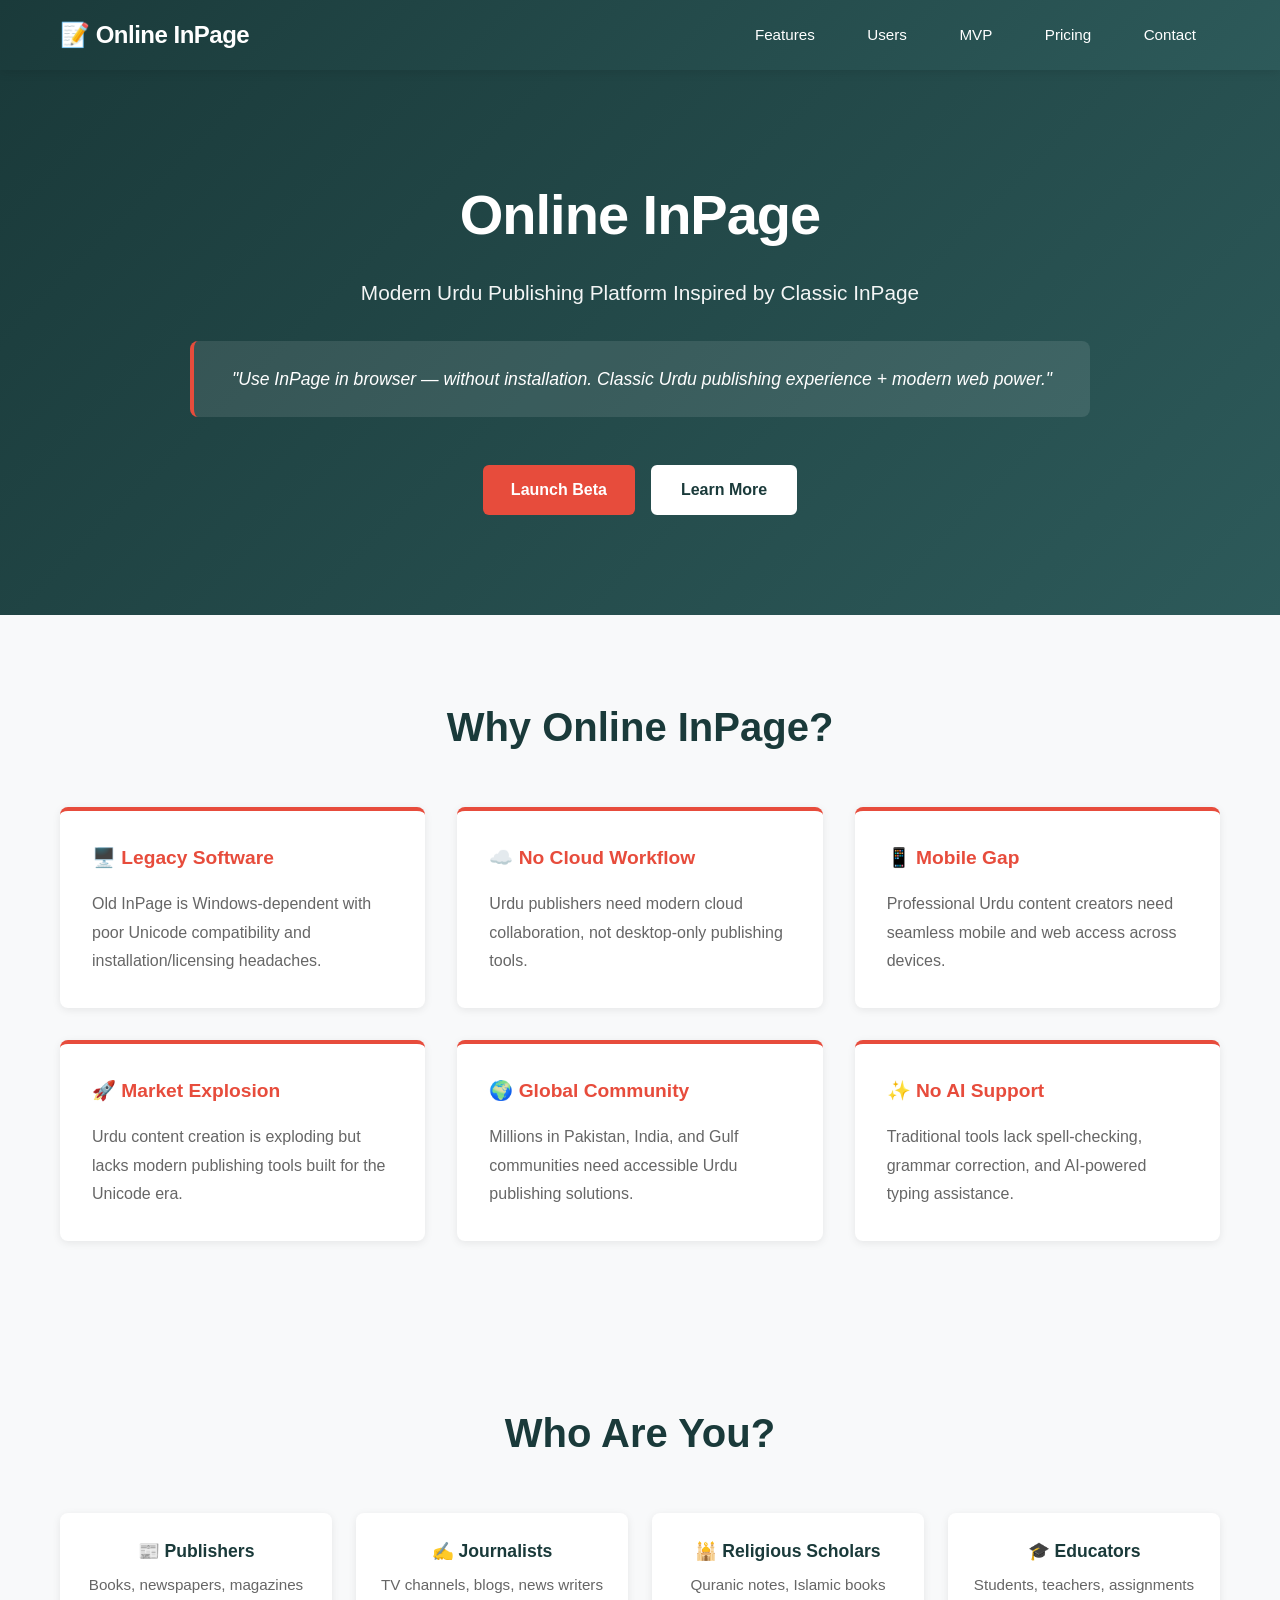
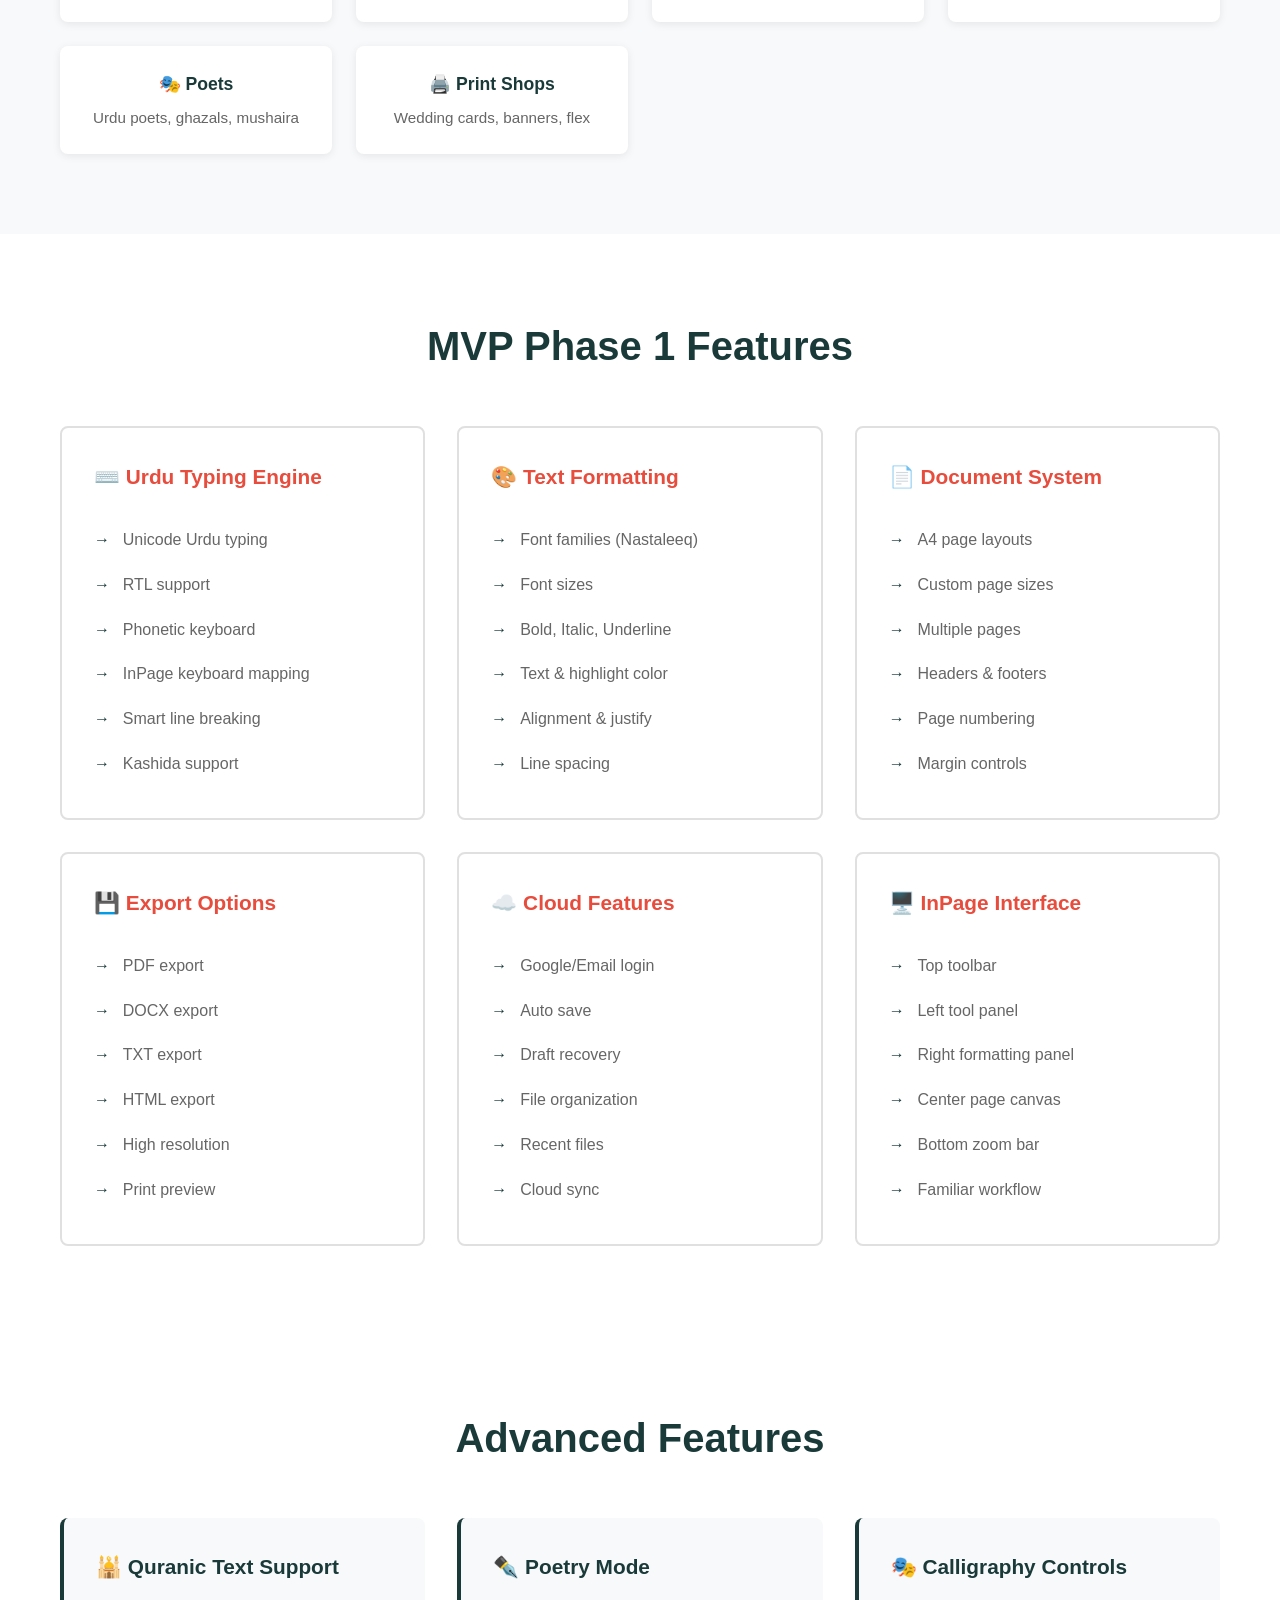
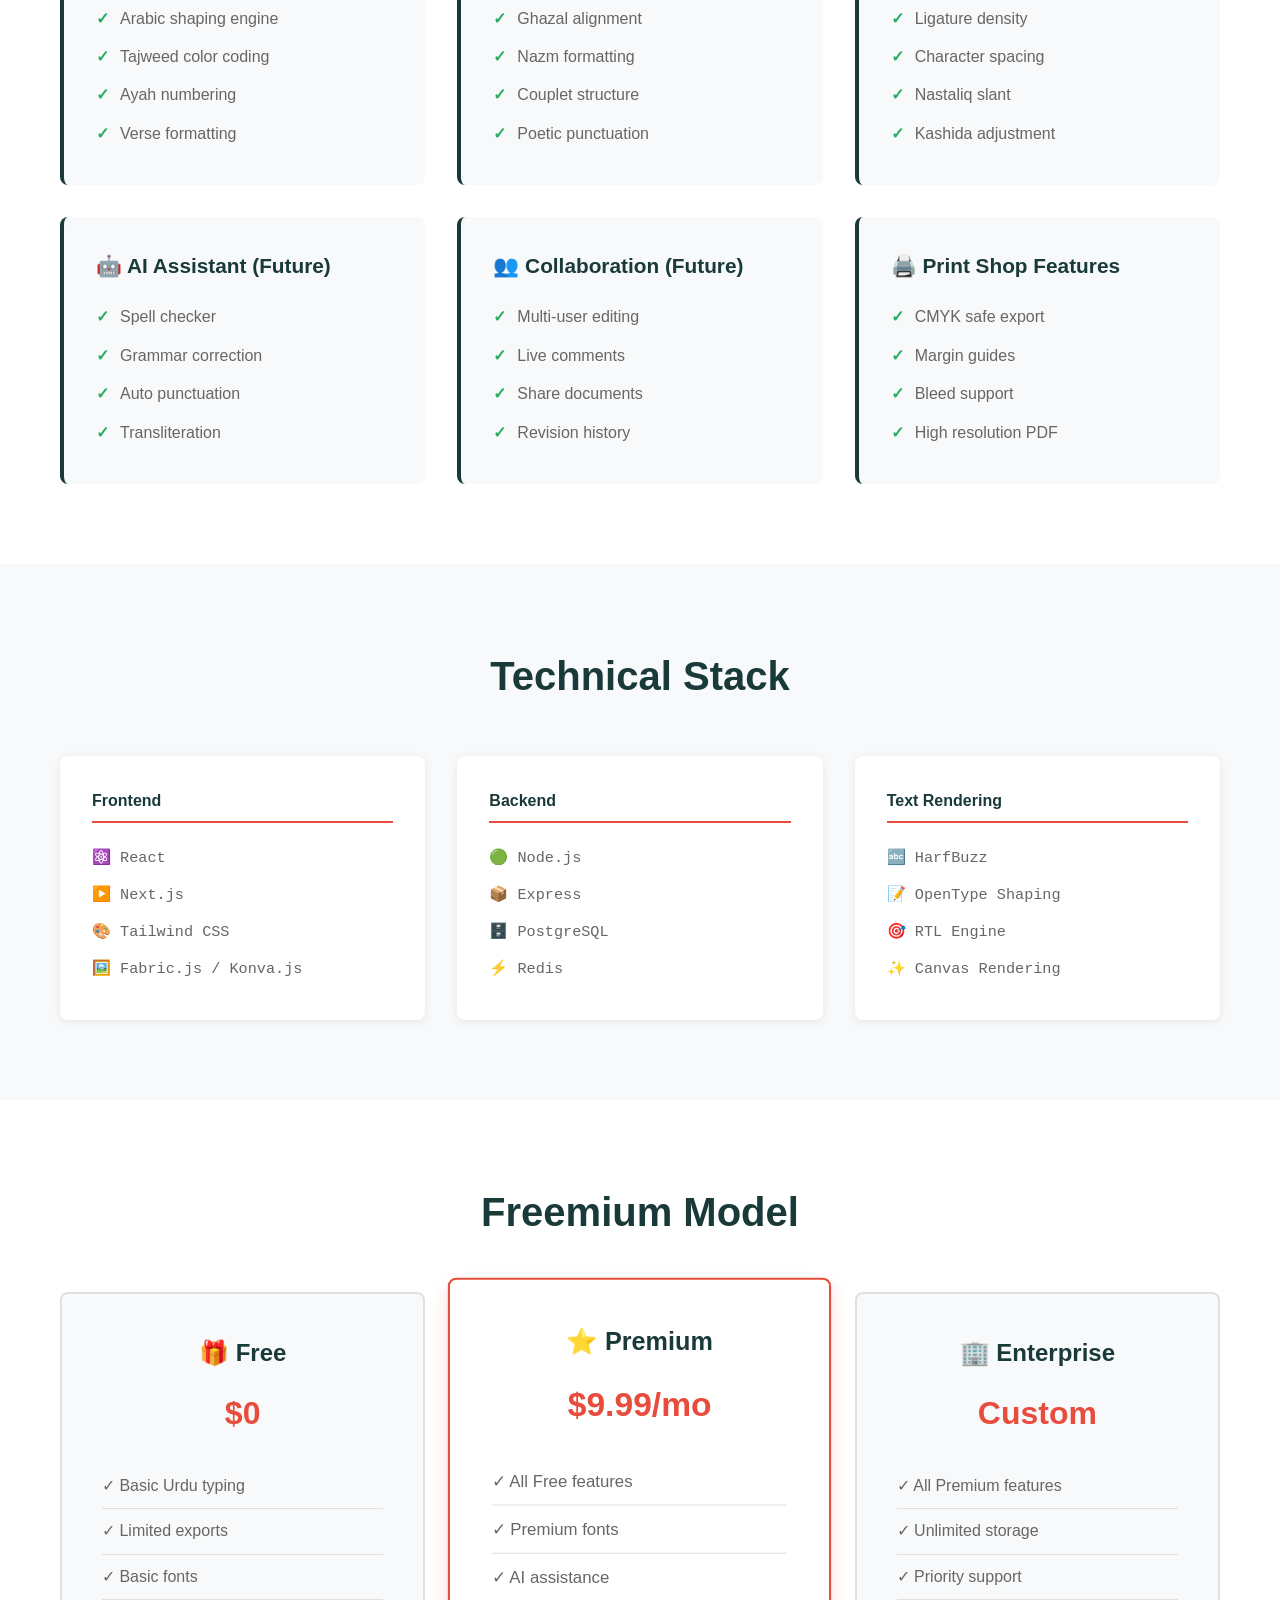
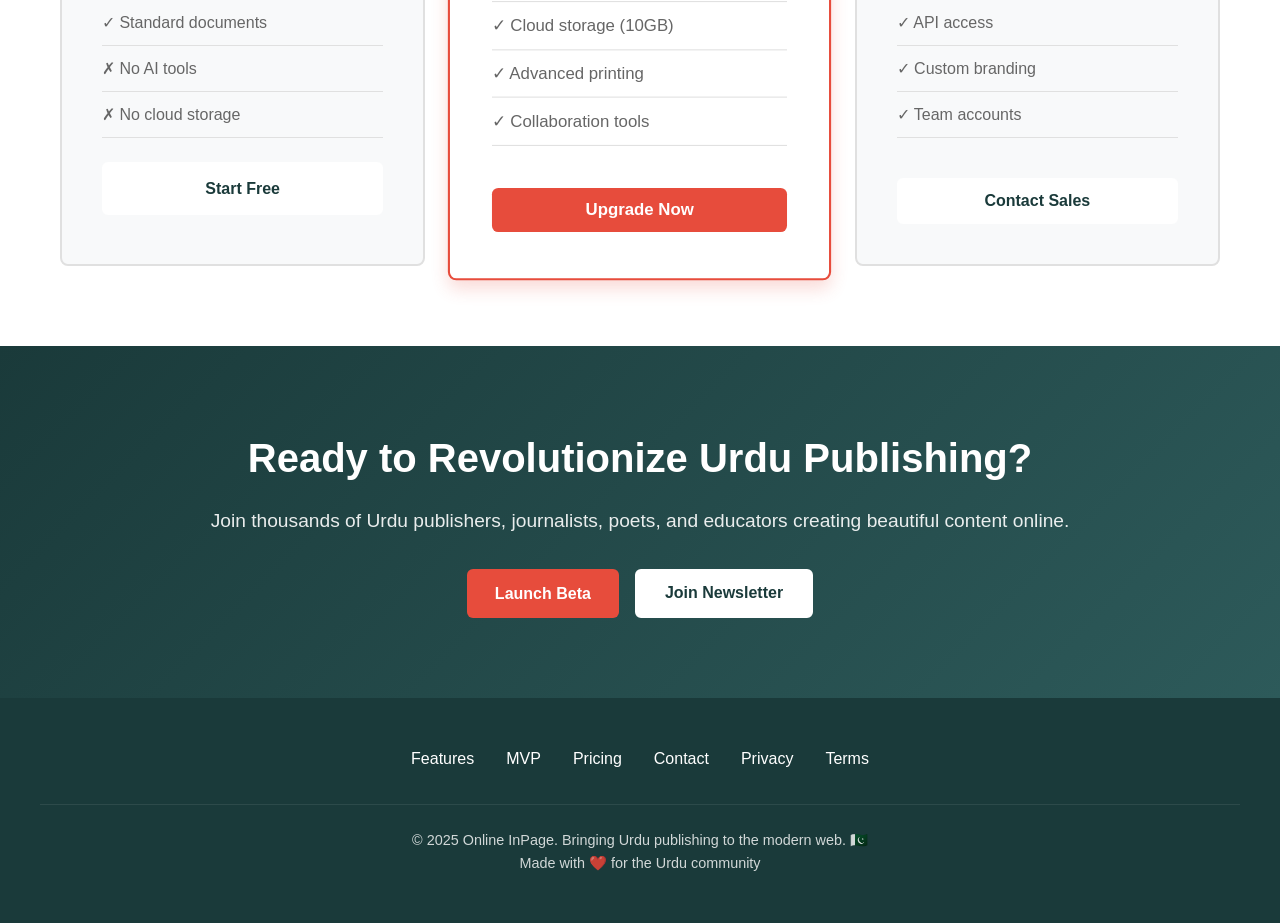
<file: IN/index.html>
<!DOCTYPE html>
<html lang="en">
<head>
    <meta charset="UTF-8">
    <meta name="viewport" content="width=device-width, initial-scale=1.0">
    <meta name="description" content="Online InPage - Modern Urdu publishing platform inspired by classic InPage. Unicode-first, cloud-based, with professional layout tools.">
    <meta name="keywords" content="Urdu typing, Urdu publishing, InPage, Nastaliq, Unicode, Urdu editor, publishing platform">
    <meta name="author" content="Online InPage Team">
    <meta name="theme-color" content="#1a3a3a">
    <title>Online InPage - Modern Urdu Publishing Platform</title>
    <style>
        * {
            margin: 0;
            padding: 0;
            box-sizing: border-box;
        }

        :root {
            --primary: #1a3a3a;
            --primary-light: #2d5a5a;
            --accent: #e74c3c;
            --accent-light: #ff6b5b;
            --text-dark: #1a1a1a;
            --text-light: #666;
            --bg-light: #f8f9fa;
            --border: #e0e0e0;
            --success: #27ae60;
        }

        body {
            font-family: -apple-system, BlinkMacSystemFont, 'Segoe UI', Roboto, Oxygen, Ubuntu, Cantarell, sans-serif;
            line-height: 1.6;
            color: var(--text-dark);
            background-color: #fff;
        }

        /* Header & Navigation */
        header {
            background: linear-gradient(135deg, var(--primary) 0%, var(--primary-light) 100%);
            color: white;
            padding: 1rem 0;
            position: sticky;
            top: 0;
            z-index: 1000;
            box-shadow: 0 2px 10px rgba(0,0,0,0.1);
        }

        .nav-container {
            max-width: 1200px;
            margin: 0 auto;
            padding: 0 20px;
            display: flex;
            justify-content: space-between;
            align-items: center;
        }

        .logo {
            font-size: 1.5rem;
            font-weight: 700;
            letter-spacing: -0.5px;
        }

        nav a {
            color: white;
            text-decoration: none;
            margin: 0 1.5rem;
            transition: opacity 0.3s;
            font-size: 0.95rem;
        }

        nav a:hover {
            opacity: 0.7;
        }

        /* Hero Section */
        .hero {
            background: linear-gradient(135deg, var(--primary) 0%, var(--primary-light) 100%);
            color: white;
            padding: 100px 20px;
            text-align: center;
        }

        .hero-container {
            max-width: 900px;
            margin: 0 auto;
        }

        .hero h1 {
            font-size: 3.5rem;
            margin-bottom: 1rem;
            font-weight: 700;
            letter-spacing: -1px;
        }

        .hero-subtitle {
            font-size: 1.3rem;
            margin-bottom: 2rem;
            opacity: 0.95;
            font-weight: 300;
        }

        .hero-tagline {
            font-size: 1.1rem;
            margin-bottom: 3rem;
            padding: 1.5rem;
            background: rgba(255,255,255,0.1);
            border-radius: 8px;
            border-left: 4px solid var(--accent);
            font-style: italic;
        }

        .cta-buttons {
            display: flex;
            gap: 1rem;
            justify-content: center;
            flex-wrap: wrap;
        }

        .btn {
            padding: 12px 28px;
            font-size: 1rem;
            border: none;
            border-radius: 6px;
            cursor: pointer;
            transition: all 0.3s;
            text-decoration: none;
            display: inline-block;
            font-weight: 600;
        }

        .btn-primary {
            background: var(--accent);
            color: white;
        }

        .btn-primary:hover {
            background: var(--accent-light);
            transform: translateY(-2px);
            box-shadow: 0 4px 12px rgba(231, 76, 60, 0.3);
        }

        .btn-secondary {
            background: white;
            color: var(--primary);
            border: 2px solid white;
        }

        .btn-secondary:hover {
            background: transparent;
            color: white;
            transform: translateY(-2px);
        }

        /* Container */
        .container {
            max-width: 1200px;
            margin: 0 auto;
            padding: 0 20px;
        }

        /* Section Styles */
        section {
            padding: 80px 20px;
        }

        section h2 {
            font-size: 2.5rem;
            margin-bottom: 3rem;
            text-align: center;
            color: var(--primary);
        }

        /* Problem Statement */
        .problems-section {
            background: var(--bg-light);
        }

        .problems-grid {
            display: grid;
            grid-template-columns: repeat(auto-fit, minmax(280px, 1fr));
            gap: 2rem;
        }

        .problem-card {
            background: white;
            padding: 2rem;
            border-radius: 8px;
            box-shadow: 0 2px 8px rgba(0,0,0,0.08);
            border-top: 4px solid var(--accent);
        }

        .problem-card h3 {
            color: var(--accent);
            margin-bottom: 1rem;
            font-size: 1.2rem;
        }

        .problem-card p {
            color: var(--text-light);
            line-height: 1.8;
        }

        /* Features Section */
        .features-section {
            background: white;
        }

        .features-grid {
            display: grid;
            grid-template-columns: repeat(auto-fit, minmax(300px, 1fr));
            gap: 2rem;
        }

        .feature-card {
            background: var(--bg-light);
            padding: 2rem;
            border-radius: 8px;
            border-left: 4px solid var(--primary);
            transition: transform 0.3s, box-shadow 0.3s;
        }

        .feature-card:hover {
            transform: translateY(-5px);
            box-shadow: 0 8px 16px rgba(0,0,0,0.1);
        }

        .feature-card h3 {
            color: var(--primary);
            margin-bottom: 1rem;
            font-size: 1.3rem;
        }

        .feature-card ul {
            list-style: none;
            margin-top: 1rem;
        }

        .feature-card li {
            padding: 0.4rem 0;
            padding-left: 1.5rem;
            position: relative;
            color: var(--text-light);
        }

        .feature-card li:before {
            content: "✓";
            position: absolute;
            left: 0;
            color: var(--success);
            font-weight: bold;
        }

        /* Target Users */
        .users-section {
            background: var(--bg-light);
        }

        .users-grid {
            display: grid;
            grid-template-columns: repeat(auto-fit, minmax(250px, 1fr));
            gap: 1.5rem;
        }

        .user-card {
            background: white;
            padding: 1.5rem;
            border-radius: 8px;
            text-align: center;
            box-shadow: 0 2px 8px rgba(0,0,0,0.08);
        }

        .user-card h4 {
            color: var(--primary);
            margin-bottom: 0.5rem;
            font-size: 1.1rem;
        }

        .user-card p {
            color: var(--text-light);
            font-size: 0.95rem;
        }

        /* MVP Section */
        .mvp-section {
            background: white;
        }

        .mvp-grid {
            display: grid;
            grid-template-columns: repeat(auto-fit, minmax(320px, 1fr));
            gap: 2rem;
        }

        .mvp-card {
            background: white;
            border: 2px solid var(--border);
            padding: 2rem;
            border-radius: 8px;
            transition: all 0.3s;
        }

        .mvp-card:hover {
            border-color: var(--accent);
            box-shadow: 0 4px 12px rgba(231, 76, 60, 0.1);
        }

        .mvp-card h3 {
            color: var(--accent);
            margin-bottom: 1.5rem;
            font-size: 1.3rem;
        }

        .mvp-list {
            list-style: none;
        }

        .mvp-list li {
            padding: 0.6rem 0;
            padding-left: 1.8rem;
            position: relative;
            color: var(--text-light);
        }

        .mvp-list li:before {
            content: "→";
            position: absolute;
            left: 0;
            color: var(--primary);
            font-weight: bold;
        }

        /* Technical Stack */
        .stack-section {
            background: var(--bg-light);
        }

        .stack-grid {
            display: grid;
            grid-template-columns: repeat(auto-fit, minmax(280px, 1fr));
            gap: 2rem;
        }

        .stack-card {
            background: white;
            padding: 2rem;
            border-radius: 8px;
            box-shadow: 0 2px 8px rgba(0,0,0,0.08);
        }

        .stack-card h4 {
            color: var(--primary);
            margin-bottom: 1rem;
            border-bottom: 2px solid var(--accent);
            padding-bottom: 0.5rem;
        }

        .stack-card ul {
            list-style: none;
        }

        .stack-card li {
            padding: 0.4rem 0;
            color: var(--text-light);
            font-family: 'Courier New', monospace;
            font-size: 0.95rem;
        }

        /* Revenue Model */
        .revenue-section {
            background: white;
        }

        .pricing-grid {
            display: grid;
            grid-template-columns: repeat(auto-fit, minmax(300px, 1fr));
            gap: 2rem;
            margin-top: 3rem;
        }

        .pricing-card {
            background: var(--bg-light);
            padding: 2.5rem;
            border-radius: 8px;
            text-align: center;
            border: 2px solid var(--border);
            transition: all 0.3s;
        }

        .pricing-card.featured {
            border-color: var(--accent);
            background: white;
            transform: scale(1.05);
            box-shadow: 0 8px 16px rgba(231, 76, 60, 0.2);
        }

        .pricing-card h3 {
            color: var(--primary);
            margin-bottom: 1rem;
            font-size: 1.5rem;
        }

        .price {
            font-size: 2rem;
            color: var(--accent);
            margin: 1rem 0;
            font-weight: 700;
        }

        .pricing-card ul {
            list-style: none;
            margin: 1.5rem 0;
            text-align: left;
        }

        .pricing-card li {
            padding: 0.6rem 0;
            color: var(--text-light);
            border-bottom: 1px solid var(--border);
        }

        /* CTA Section */
        .cta-section {
            background: linear-gradient(135deg, var(--primary) 0%, var(--primary-light) 100%);
            color: white;
            text-align: center;
            padding: 80px 20px;
        }

        .cta-section h2 {
            color: white;
            margin-bottom: 1rem;
        }

        .cta-section p {
            font-size: 1.2rem;
            margin-bottom: 2rem;
            opacity: 0.9;
        }

        /* Footer */
        footer {
            background: var(--primary);
            color: white;
            padding: 3rem 20px;
            text-align: center;
        }

        .footer-content {
            max-width: 1200px;
            margin: 0 auto;
        }

        .footer-links {
            display: flex;
            justify-content: center;
            gap: 2rem;
            margin-bottom: 2rem;
            flex-wrap: wrap;
        }

        .footer-links a {
            color: white;
            text-decoration: none;
            transition: opacity 0.3s;
        }

        .footer-links a:hover {
            opacity: 0.7;
        }

        .footer-bottom {
            border-top: 1px solid rgba(255,255,255,0.1);
            padding-top: 1.5rem;
            font-size: 0.9rem;
            opacity: 0.8;
        }

        /* Responsive */
        @media (max-width: 768px) {
            .hero h1 {
                font-size: 2rem;
            }

            .hero-subtitle {
                font-size: 1rem;
            }

            .cta-buttons {
                flex-direction: column;
            }

            .btn {
                width: 100%;
            }

            nav a {
                margin: 0 0.5rem;
                font-size: 0.85rem;
            }

            section {
                padding: 40px 20px;
            }

            section h2 {
                font-size: 1.8rem;
            }

            .pricing-card.featured {
                transform: scale(1);
            }
        }

        /* Animations */
        @keyframes slideIn {
            from {
                opacity: 0;
                transform: translateY(20px);
            }
            to {
                opacity: 1;
                transform: translateY(0);
            }
        }

        .feature-card, .problem-card, .user-card {
            animation: slideIn 0.6s ease-out;
        }
    </style>
</head>
<body>
    <!-- Header & Navigation -->
    <header>
        <div class="nav-container">
            <div class="logo">📝 Online InPage</div>
            <nav>
                <a href="#features">Features</a>
                <a href="#users">Users</a>
                <a href="#mvp">MVP</a>
                <a href="#pricing">Pricing</a>
                <a href="#contact">Contact</a>
            </nav>
        </div>
    </header>

    <!-- Hero Section -->
    <section class="hero">
        <div class="hero-container">
            <h1>Online InPage</h1>
            <p class="hero-subtitle">Modern Urdu Publishing Platform Inspired by Classic InPage</p>
            <div class="hero-tagline">
                "Use InPage in browser — without installation. Classic Urdu publishing experience + modern web power."
            </div>
            <div class="cta-buttons">
                <a href="editor.html" class="btn btn-primary" target="_blank">Launch Beta</a>
                <button class="btn btn-secondary" onclick="scrollToSection('#features')">Learn More</button>
            </div>
        </div>
    </section>

    <!-- Problem Statement -->
    <section class="problems-section" id="problems">
        <div class="container">
            <h2>Why Online InPage?</h2>
            <div class="problems-grid">
                <div class="problem-card">
                    <h3>🖥️ Legacy Software</h3>
                    <p>Old InPage is Windows-dependent with poor Unicode compatibility and installation/licensing headaches.</p>
                </div>
                <div class="problem-card">
                    <h3>☁️ No Cloud Workflow</h3>
                    <p>Urdu publishers need modern cloud collaboration, not desktop-only publishing tools.</p>
                </div>
                <div class="problem-card">
                    <h3>📱 Mobile Gap</h3>
                    <p>Professional Urdu content creators need seamless mobile and web access across devices.</p>
                </div>
                <div class="problem-card">
                    <h3>🚀 Market Explosion</h3>
                    <p>Urdu content creation is exploding but lacks modern publishing tools built for the Unicode era.</p>
                </div>
                <div class="problem-card">
                    <h3>🌍 Global Community</h3>
                    <p>Millions in Pakistan, India, and Gulf communities need accessible Urdu publishing solutions.</p>
                </div>
                <div class="problem-card">
                    <h3>✨ No AI Support</h3>
                    <p>Traditional tools lack spell-checking, grammar correction, and AI-powered typing assistance.</p>
                </div>
            </div>
        </div>
    </section>

    <!-- Target Users -->
    <section class="users-section" id="users">
        <div class="container">
            <h2>Who Are You?</h2>
            <div class="users-grid">
                <div class="user-card">
                    <h4>📰 Publishers</h4>
                    <p>Books, newspapers, magazines</p>
                </div>
                <div class="user-card">
                    <h4>✍️ Journalists</h4>
                    <p>TV channels, blogs, news writers</p>
                </div>
                <div class="user-card">
                    <h4>🕌 Religious Scholars</h4>
                    <p>Quranic notes, Islamic books</p>
                </div>
                <div class="user-card">
                    <h4>🎓 Educators</h4>
                    <p>Students, teachers, assignments</p>
                </div>
                <div class="user-card">
                    <h4>🎭 Poets</h4>
                    <p>Urdu poets, ghazals, mushaira</p>
                </div>
                <div class="user-card">
                    <h4>🖨️ Print Shops</h4>
                    <p>Wedding cards, banners, flex</p>
                </div>
            </div>
        </div>
    </section>

    <!-- MVP Features -->
    <section class="mvp-section" id="mvp">
        <div class="container">
            <h2>MVP Phase 1 Features</h2>
            <div class="mvp-grid">
                <div class="mvp-card">
                    <h3>⌨️ Urdu Typing Engine</h3>
                    <ul class="mvp-list">
                        <li>Unicode Urdu typing</li>
                        <li>RTL support</li>
                        <li>Phonetic keyboard</li>
                        <li>InPage keyboard mapping</li>
                        <li>Smart line breaking</li>
                        <li>Kashida support</li>
                    </ul>
                </div>

                <div class="mvp-card">
                    <h3>🎨 Text Formatting</h3>
                    <ul class="mvp-list">
                        <li>Font families (Nastaleeq)</li>
                        <li>Font sizes</li>
                        <li>Bold, Italic, Underline</li>
                        <li>Text & highlight color</li>
                        <li>Alignment & justify</li>
                        <li>Line spacing</li>
                    </ul>
                </div>

                <div class="mvp-card">
                    <h3>📄 Document System</h3>
                    <ul class="mvp-list">
                        <li>A4 page layouts</li>
                        <li>Custom page sizes</li>
                        <li>Multiple pages</li>
                        <li>Headers & footers</li>
                        <li>Page numbering</li>
                        <li>Margin controls</li>
                    </ul>
                </div>

                <div class="mvp-card">
                    <h3>💾 Export Options</h3>
                    <ul class="mvp-list">
                        <li>PDF export</li>
                        <li>DOCX export</li>
                        <li>TXT export</li>
                        <li>HTML export</li>
                        <li>High resolution</li>
                        <li>Print preview</li>
                    </ul>
                </div>

                <div class="mvp-card">
                    <h3>☁️ Cloud Features</h3>
                    <ul class="mvp-list">
                        <li>Google/Email login</li>
                        <li>Auto save</li>
                        <li>Draft recovery</li>
                        <li>File organization</li>
                        <li>Recent files</li>
                        <li>Cloud sync</li>
                    </ul>
                </div>

                <div class="mvp-card">
                    <h3>🖥️ InPage Interface</h3>
                    <ul class="mvp-list">
                        <li>Top toolbar</li>
                        <li>Left tool panel</li>
                        <li>Right formatting panel</li>
                        <li>Center page canvas</li>
                        <li>Bottom zoom bar</li>
                        <li>Familiar workflow</li>
                    </ul>
                </div>
            </div>
        </div>
    </section>

    <!-- Features -->
    <section class="features-section" id="features">
        <div class="container">
            <h2>Advanced Features</h2>
            <div class="features-grid">
                <div class="feature-card">
                    <h3>🕌 Quranic Text Support</h3>
                    <ul>
                        <li>Arabic shaping engine</li>
                        <li>Tajweed color coding</li>
                        <li>Ayah numbering</li>
                        <li>Verse formatting</li>
                    </ul>
                </div>

                <div class="feature-card">
                    <h3>✒️ Poetry Mode</h3>
                    <ul>
                        <li>Ghazal alignment</li>
                        <li>Nazm formatting</li>
                        <li>Couplet structure</li>
                        <li>Poetic punctuation</li>
                    </ul>
                </div>

                <div class="feature-card">
                    <h3>🎭 Calligraphy Controls</h3>
                    <ul>
                        <li>Ligature density</li>
                        <li>Character spacing</li>
                        <li>Nastaliq slant</li>
                        <li>Kashida adjustment</li>
                    </ul>
                </div>

                <div class="feature-card">
                    <h3>🤖 AI Assistant (Future)</h3>
                    <ul>
                        <li>Spell checker</li>
                        <li>Grammar correction</li>
                        <li>Auto punctuation</li>
                        <li>Transliteration</li>
                    </ul>
                </div>

                <div class="feature-card">
                    <h3>👥 Collaboration (Future)</h3>
                    <ul>
                        <li>Multi-user editing</li>
                        <li>Live comments</li>
                        <li>Share documents</li>
                        <li>Revision history</li>
                    </ul>
                </div>

                <div class="feature-card">
                    <h3>🖨️ Print Shop Features</h3>
                    <ul>
                        <li>CMYK safe export</li>
                        <li>Margin guides</li>
                        <li>Bleed support</li>
                        <li>High resolution PDF</li>
                    </ul>
                </div>
            </div>
        </div>
    </section>

    <!-- Technical Stack -->
    <section class="stack-section">
        <div class="container">
            <h2>Technical Stack</h2>
            <div class="stack-grid">
                <div class="stack-card">
                    <h4>Frontend</h4>
                    <ul>
                        <li>⚛️ React</li>
                        <li>▶️ Next.js</li>
                        <li>🎨 Tailwind CSS</li>
                        <li>🖼️ Fabric.js / Konva.js</li>
                    </ul>
                </div>

                <div class="stack-card">
                    <h4>Backend</h4>
                    <ul>
                        <li>🟢 Node.js</li>
                        <li>📦 Express</li>
                        <li>🗄️ PostgreSQL</li>
                        <li>⚡ Redis</li>
                    </ul>
                </div>

                <div class="stack-card">
                    <h4>Text Rendering</h4>
                    <ul>
                        <li>🔤 HarfBuzz</li>
                        <li>📝 OpenType Shaping</li>
                        <li>🎯 RTL Engine</li>
                        <li>✨ Canvas Rendering</li>
                    </ul>
                </div>
            </div>
        </div>
    </section>

    <!-- Revenue Model -->
    <section class="revenue-section" id="pricing">
        <div class="container">
            <h2>Freemium Model</h2>
            <div class="pricing-grid">
                <div class="pricing-card">
                    <h3>🎁 Free</h3>
                    <div class="price">$0</div>
                    <ul>
                        <li>✓ Basic Urdu typing</li>
                        <li>✓ Limited exports</li>
                        <li>✓ Basic fonts</li>
                        <li>✓ Standard documents</li>
                        <li>✗ No AI tools</li>
                        <li>✗ No cloud storage</li>
                    </ul>
                    <a href="editor.html" target="_blank" class="btn btn-secondary" style="width: 100%; margin-top: 1rem; display: block; text-align: center;">Start Free</a>
                </div>

                <div class="pricing-card featured">
                    <h3>⭐ Premium</h3>
                    <div class="price">$9.99/mo</div>
                    <ul>
                        <li>✓ All Free features</li>
                        <li>✓ Premium fonts</li>
                        <li>✓ AI assistance</li>
                        <li>✓ Cloud storage (10GB)</li>
                        <li>✓ Advanced printing</li>
                        <li>✓ Collaboration tools</li>
                    </ul>
                    <button class="btn btn-primary" style="width: 100%; margin-top: 1rem;">Upgrade Now</button>
                </div>

                <div class="pricing-card">
                    <h3>🏢 Enterprise</h3>
                    <div class="price">Custom</div>
                    <ul>
                        <li>✓ All Premium features</li>
                        <li>✓ Unlimited storage</li>
                        <li>✓ Priority support</li>
                        <li>✓ API access</li>
                        <li>✓ Custom branding</li>
                        <li>✓ Team accounts</li>
                    </ul>
                    <button class="btn btn-secondary" style="width: 100%; margin-top: 1rem;">Contact Sales</button>
                </div>
            </div>
        </div>
    </section>

    <!-- CTA Section -->
    <section class="cta-section" id="contact">
        <div class="container">
            <h2>Ready to Revolutionize Urdu Publishing?</h2>
            <p>Join thousands of Urdu publishers, journalists, poets, and educators creating beautiful content online.</p>
            <div class="cta-buttons">
                <a href="editor.html" class="btn btn-primary" target="_blank">Launch Beta</a>
                <button class="btn btn-secondary" onclick="subscribeNewsletter()">Join Newsletter</button>
            </div>
        </div>
    </section>

    <!-- Footer -->
    <footer>
        <div class="footer-content">
            <div class="footer-links">
                <a href="#features">Features</a>
                <a href="#mvp">MVP</a>
                <a href="#pricing">Pricing</a>
                <a href="#contact">Contact</a>
                <a href="#privacy">Privacy</a>
                <a href="#terms">Terms</a>
            </div>
            <div class="footer-bottom">
                <p>&copy; 2025 Online InPage. Bringing Urdu publishing to the modern web. 🇵🇰</p>
                <p>Made with ❤️ for the Urdu community</p>
            </div>
        </div>
    </footer>

    <script>
        // Smooth scrolling for navigation links
        document.querySelectorAll('a[href^="#"]').forEach(anchor => {
            anchor.addEventListener('click', function (e) {
                // Only prevent default if it's not an external link
                if (this.getAttribute('href').startsWith('#')) {
                    e.preventDefault();
                    const target = document.querySelector(this.getAttribute('href'));
                    if (target) {
                        target.scrollIntoView({ behavior: 'smooth', block: 'start' });
                    }
                }
            });
        });

        // Scroll to section function
        function scrollToSection(sectionId) {
            const element = document.querySelector(sectionId);
            if (element) {
                element.scrollIntoView({ behavior: 'smooth', block: 'start' });
            }
        }

        // Newsletter subscription
        function subscribeNewsletter() {
            alert('Thank you for your interest! Newsletter signup coming soon.');
        }
    </script>
</body>
</html>
</file>
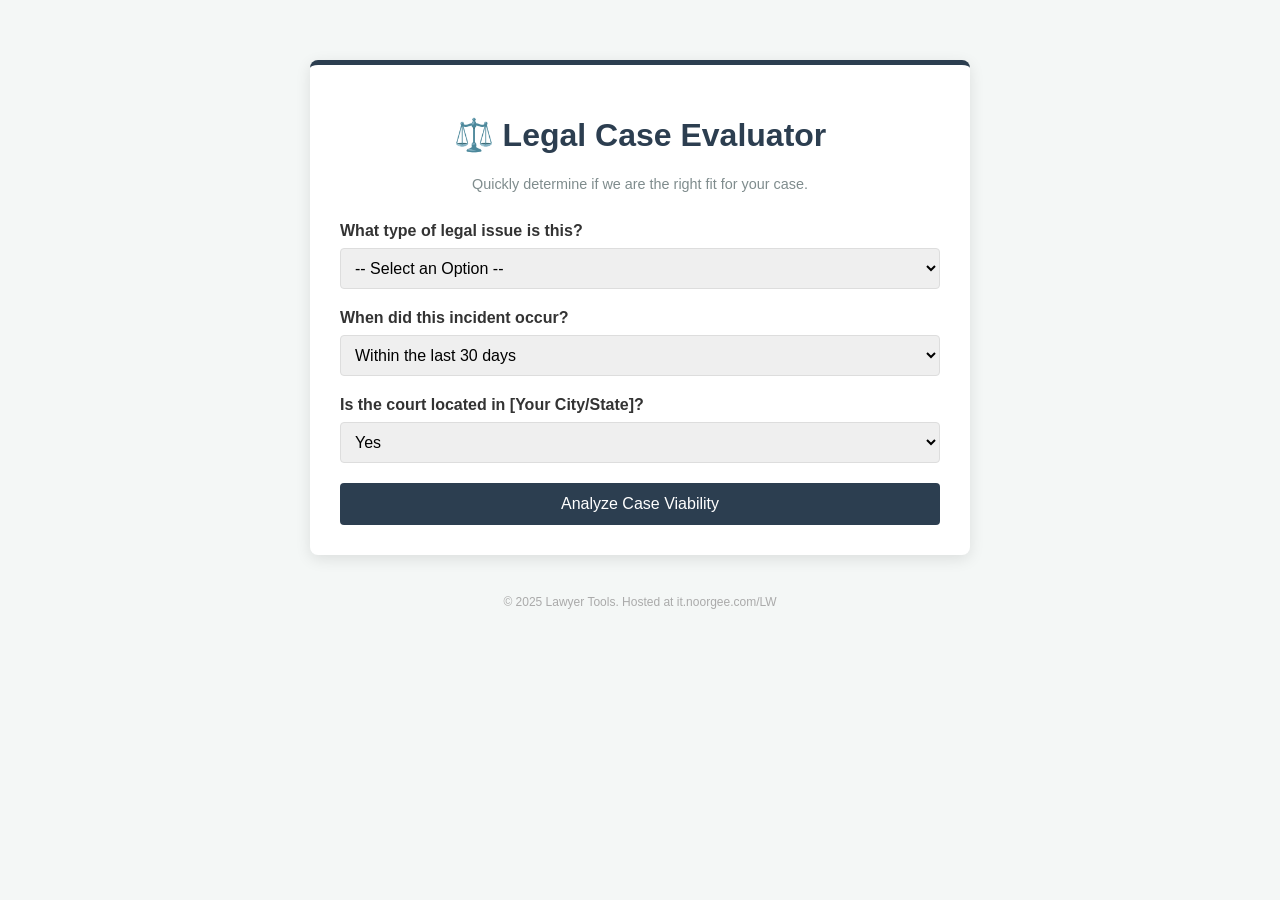
<file: LW/index.html>
<!DOCTYPE html>
<html lang="en">
<head>
    <meta charset="UTF-8">
    <meta name="viewport" content="width=device-width, initial-scale=1.0">
    <title>Lawyer Intake Tool | Smart Case Filtering</title>
    <style>
        :root {
            --primary-color: #2c3e50;
            --accent-color: #c0392b;
            --light-bg: #f4f7f6;
        }
        body {
            font-family: 'Segoe UI', Tahoma, Geneva, Verdana, sans-serif;
            background-color: var(--light-bg);
            margin: 0;
            padding: 20px;
            color: #333;
        }
        .container {
            max-width: 600px;
            margin: 40px auto;
            background: white;
            padding: 30px;
            border-radius: 8px;
            box-shadow: 0 4px 15px rgba(0,0,0,0.1);
            border-top: 5px solid var(--primary-color);
        }
        h1 {
            color: var(--primary-color);
            text-align: center;
        }
        p.subtitle {
            text-align: center;
            color: #7f8c8d;
            font-size: 0.9rem;
            margin-bottom: 30px;
        }
        .form-group {
            margin-bottom: 20px;
        }
        label {
            display: block;
            margin-bottom: 8px;
            font-weight: 600;
        }
        select, input, textarea {
            width: 100%;
            padding: 10px;
            border: 1px solid #ddd;
            border-radius: 4px;
            box-sizing: border-box; /* Ensures padding doesn't affect width */
            font-size: 16px;
        }
        button {
            width: 100%;
            padding: 12px;
            background-color: var(--primary-color);
            color: white;
            border: none;
            border-radius: 4px;
            font-size: 16px;
            cursor: pointer;
            transition: background 0.3s;
        }
        button:hover {
            background-color: #1a252f;
        }
        /* Result Box Styles */
        #result-box {
            display: none;
            margin-top: 20px;
            padding: 15px;
            border-radius: 4px;
            text-align: center;
        }
        .success {
            background-color: #d4edda;
            color: #155724;
            border: 1px solid #c3e6cb;
        }
        .reject {
            background-color: #f8d7da;
            color: #721c24;
            border: 1px solid #f5c6cb;
        }
        footer {
            text-align: center;
            margin-top: 40px;
            font-size: 12px;
            color: #aaa;
        }
    </style>
</head>
<body>

    <div class="container">
        <h1>⚖️ Legal Case Evaluator</h1>
        <p class="subtitle">Quickly determine if we are the right fit for your case.</p>

        <form id="intakeForm">
            <div class="form-group">
                <label for="caseType">What type of legal issue is this?</label>
                <select id="caseType" required>
                    <option value="">-- Select an Option --</option>
                    <option value="criminal">Criminal Defense (Theft, DUI, etc.)</option>
                    <option value="family">Family Law (Divorce, Custody)</option>
                    <option value="traffic">Traffic Ticket</option>
                    <option value="other">Other / Not Sure</option>
                </select>
            </div>

            <div class="form-group">
                <label for="timeline">When did this incident occur?</label>
                <select id="timeline" required>
                    <option value="recent">Within the last 30 days</option>
                    <option value="months">1 - 12 months ago</option>
                    <option value="old">More than 1 year ago</option>
                </select>
            </div>

            <div class="form-group">
                <label for="jurisdiction">Is the court located in [Your City/State]?</label>
                <select id="jurisdiction" required>
                    <option value="yes">Yes</option>
                    <option value="no">No</option>
                    <option value="unsure">I am not sure</option>
                </select>
            </div>

            <button type="button" onclick="evaluateCase()">Analyze Case Viability</button>
        </form>

        <div id="result-box"></div>
    </div>

    <footer>
        &copy; 2025 Lawyer Tools. Hosted at it.noorgee.com/LW
    </footer>

    <script>
        function evaluateCase() {
            // Get values
            const type = document.getElementById('caseType').value;
            const time = document.getElementById('timeline').value;
            const loc = document.getElementById('jurisdiction').value;
            const resultBox = document.getElementById('result-box');

            // Simple Logic for the Tool
            // 1. We only take Criminal or Family cases
            // 2. We don't take cases older than 1 year
            // 3. We only take local cases

            let message = "";
            let isGoodFit = true;

            if (type === "traffic" || type === "other") {
                message = "We currently specialize in Criminal and Family law only. We recommend contacting the State Bar for a referral.";
                isGoodFit = false;
            } else if (time === "old") {
                message = "Since this incident occurred over a year ago, the statute of limitations may be an issue. Please consult a specialist immediately.";
                isGoodFit = false;
            } else if (loc === "no") {
                message = "We generally do not practice outside of our local jurisdiction. We recommend finding a local attorney in that county.";
                isGoodFit = false;
            } else {
                message = "✅ This looks like a case we can help with! Please call us at 555-0199 to schedule your free consultation.";
            }

            // Display Result
            resultBox.style.display = 'block';
            resultBox.innerText = message;
            
            if (isGoodFit) {
                resultBox.className = 'success';
            } else {
                resultBox.className = 'reject';
            }
        }
    </script>

</body>
</html>
</file>
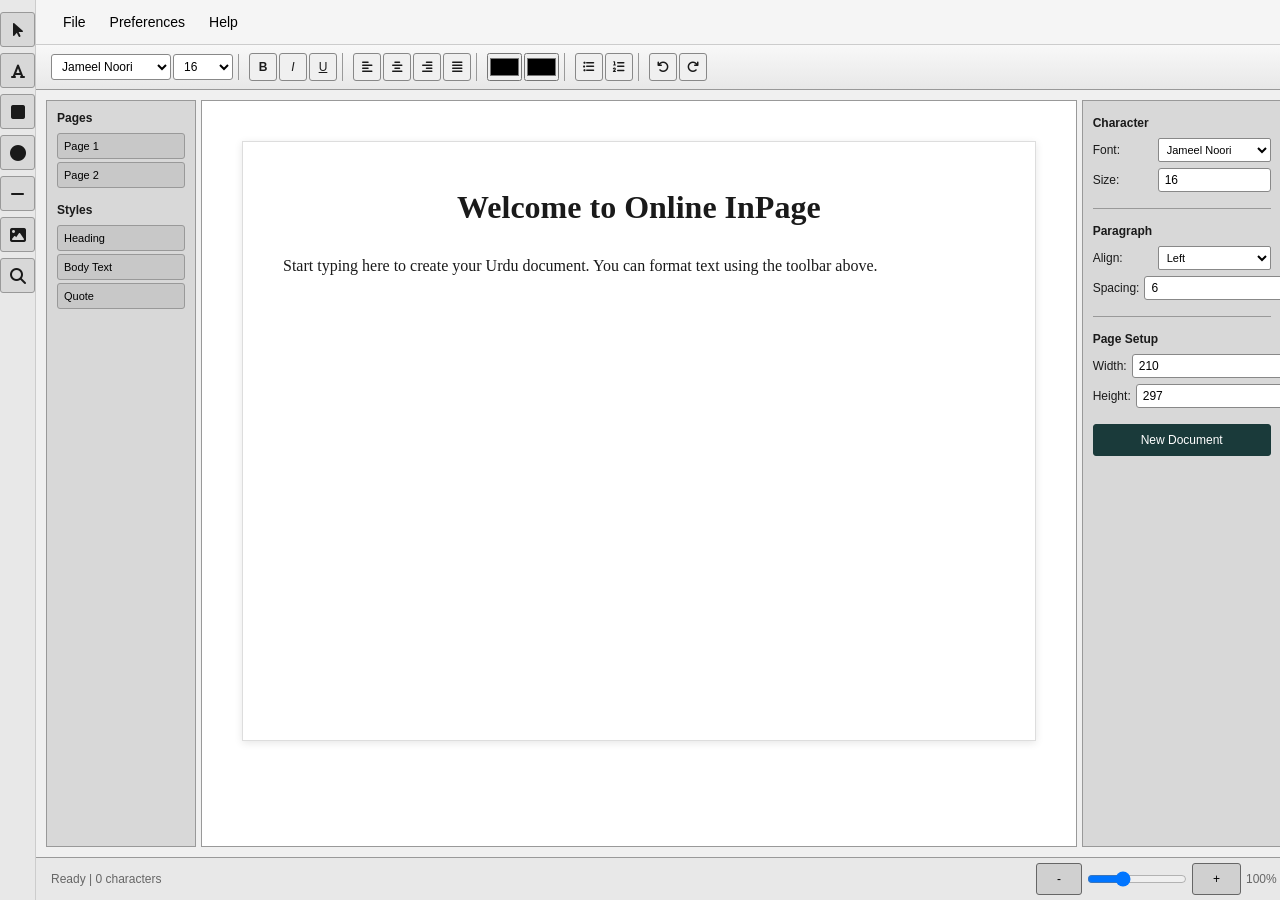
<file: IN/editor.html>
<!DOCTYPE html>
<html lang="en">
<head>
    <meta charset="UTF-8">
    <meta name="viewport" content="width=device-width, initial-scale=1.0">
    <title>Online InPage - Rich Text Editor</title>
    <link rel="stylesheet" href="https://cdnjs.cloudflare.com/ajax/libs/font-awesome/6.4.0/css/all.min.css">
    <style>
        * {
            margin: 0;
            padding: 0;
            box-sizing: border-box;
        }

        :root {
            --primary: #1a3a3a;
            --primary-light: #2d5a5a;
            --accent: #e74c3c;
            --text-dark: #1a1a1a;
            --text-light: #666;
            --bg-light: #f8f9fa;
            --border: #ccc;
            --success: #27ae60;
        }

        body {
            font-family: -apple-system, BlinkMacSystemFont, 'Segoe UI', Roboto, sans-serif;
            background: #f0f0f0;
            display: flex;
            height: 100vh;
            overflow: hidden;
        }

        /* Left Toolbar */
        .left-toolbar {
            width: 40px;
            background: #e8e8e8;
            border-right: 1px solid #ccc;
            display: flex;
            flex-direction: column;
            padding: 10px 0;
            gap: 2px;
        }

        .tool-btn {
            width: 35px;
            height: 35px;
            margin: 2px auto;
            background: #d8d8d8;
            border: 1px solid #999;
            border-radius: 3px;
            cursor: pointer;
            display: flex;
            align-items: center;
            justify-content: center;
            font-size: 16px;
            transition: all 0.2s;
            color: var(--text-dark);
        }

        .tool-btn:hover {
            background: #c8c8c8;
            border-color: var(--accent);
        }

        .tool-btn.active {
            background: var(--accent);
            color: white;
            border-color: var(--accent);
        }

        /* Main Container */
        .main-container {
            flex: 1;
            display: flex;
            flex-direction: column;
        }

        /* Menu Bar */
        .menu-bar {
            background: #f5f5f5;
            border-bottom: 1px solid #ccc;
            padding: 8px 15px;
            display: flex;
            gap: 0;
            font-size: 14px;
        }

        .menu-item {
            padding: 6px 12px;
            cursor: pointer;
            border-radius: 3px;
            transition: background 0.2s;
        }

        .menu-item:hover {
            background: #e0e0e0;
        }

        /* Top Toolbar */
        .top-toolbar {
            background: linear-gradient(to bottom, #f8f8f8, #e8e8e8);
            border-bottom: 1px solid #999;
            padding: 8px 10px;
            display: flex;
            gap: 5px;
            flex-wrap: wrap;
            align-items: center;
        }

        .toolbar-group {
            display: flex;
            gap: 2px;
            padding: 0 5px;
            border-right: 1px solid #999;
        }

        .toolbar-group:last-child {
            border-right: none;
        }

        .toolbar-btn {
            width: 28px;
            height: 28px;
            background: #f0f0f0;
            border: 1px solid #888;
            border-radius: 3px;
            cursor: pointer;
            display: flex;
            align-items: center;
            justify-content: center;
            font-size: 12px;
            color: var(--text-dark);
            transition: all 0.2s;
        }

        .toolbar-btn:hover {
            background: #e0e0e0;
            border-color: var(--accent);
        }

        .toolbar-btn.active {
            background: #d0d0d0;
            border-color: var(--accent);
            box-shadow: inset 0 1px 3px rgba(0,0,0,0.2);
        }

        select, input[type="text"], input[type="number"] {
            padding: 4px 6px;
            border: 1px solid #888;
            border-radius: 3px;
            font-size: 12px;
            background: white;
        }

        /* Content Area */
        .content-wrapper {
            display: flex;
            flex: 1;
            gap: 5px;
            padding: 10px;
            overflow: hidden;
        }

        /* Left Panel */
        .left-panel {
            width: 150px;
            background: #d8d8d8;
            border: 1px solid #999;
            overflow-y: auto;
            padding: 10px;
        }

        .panel-title {
            font-weight: bold;
            font-size: 12px;
            margin-bottom: 8px;
            color: var(--text-dark);
        }

        .panel-item {
            padding: 6px;
            margin: 3px 0;
            background: #c8c8c8;
            border: 1px solid #999;
            border-radius: 3px;
            cursor: pointer;
            font-size: 11px;
            transition: all 0.2s;
        }

        .panel-item:hover {
            background: #b8b8b8;
        }

        /* Editor Area */
        .editor-wrapper {
            flex: 1;
            display: flex;
            flex-direction: column;
            background: white;
            border: 1px solid #999;
            overflow: hidden;
        }

        .editor-page {
            flex: 1;
            background: white;
            overflow: auto;
            padding: 40px;
            position: relative;
        }

        /* Page Canvas */
        .page {
            background: white;
            box-shadow: 0 2px 8px rgba(0,0,0,0.1);
            margin: 0 auto;
            padding: 40px;
            min-height: 600px;
            width: 210mm;
            font-family: serif;
            line-height: 1.6;
            position: relative;
            border: 1px solid #ddd;
        }

        .page-content {
            min-height: 400px;
            outline: none;
            color: var(--text-dark);
        }

        .page-content:focus {
            outline: none;
        }

        /* Right Panel */
        .right-panel {
            width: 200px;
            background: #d8d8d8;
            border: 1px solid #999;
            overflow-y: auto;
            padding: 15px 10px;
        }

        .panel-section {
            margin-bottom: 15px;
            border-bottom: 1px solid #999;
            padding-bottom: 10px;
        }

        .panel-section:last-child {
            border-bottom: none;
        }

        .section-title {
            font-weight: bold;
            font-size: 12px;
            margin-bottom: 8px;
            color: var(--text-dark);
        }

        .property-row {
            display: flex;
            gap: 5px;
            margin-bottom: 6px;
            align-items: center;
            font-size: 12px;
        }

        .property-label {
            width: 60px;
            color: var(--text-dark);
        }

        .property-input {
            flex: 1;
            padding: 4px;
            border: 1px solid #888;
            border-radius: 2px;
            font-size: 11px;
        }

        /* Status Bar */
        .status-bar {
            background: #e8e8e8;
            border-top: 1px solid #999;
            padding: 5px 15px;
            font-size: 12px;
            color: var(--text-light);
            display: flex;
            justify-content: space-between;
            align-items: center;
        }

        .zoom-control {
            display: flex;
            gap: 5px;
            align-items: center;
        }

        /* Modal Dialog */
        .modal {
            display: none;
            position: fixed;
            top: 0;
            left: 0;
            width: 100%;
            height: 100%;
            background: rgba(0,0,0,0.5);
            z-index: 1000;
            align-items: center;
            justify-content: center;
        }

        .modal.active {
            display: flex;
        }

        .modal-content {
            background: #e8e8e8;
            border: 2px solid #666;
            border-radius: 5px;
            padding: 20px;
            max-width: 500px;
            width: 90%;
            box-shadow: 0 10px 40px rgba(0,0,0,0.3);
        }

        .modal-title {
            font-weight: bold;
            font-size: 14px;
            margin-bottom: 20px;
            color: var(--primary);
        }

        .modal-grid {
            display: grid;
            grid-template-columns: 1fr 1fr;
            gap: 20px;
            margin-bottom: 20px;
        }

        .modal-section {
            display: flex;
            flex-direction: column;
            gap: 10px;
        }

        .modal-label {
            font-weight: bold;
            font-size: 12px;
            color: var(--text-dark);
        }

        .modal-radio {
            display: flex;
            align-items: center;
            gap: 8px;
            font-size: 12px;
            margin: 5px 0;
        }

        .modal-radio input[type="radio"] {
            cursor: pointer;
        }

        .modal-input {
            padding: 6px;
            border: 1px solid #888;
            border-radius: 3px;
            font-size: 12px;
            width: 100%;
        }

        .modal-select {
            padding: 6px;
            border: 1px solid #888;
            border-radius: 3px;
            font-size: 12px;
            width: 100%;
            background: white;
        }

        .modal-checkbox {
            display: flex;
            align-items: center;
            gap: 8px;
            font-size: 12px;
            margin: 5px 0;
        }

        .modal-checkbox input[type="checkbox"] {
            cursor: pointer;
        }

        .modal-buttons {
            display: flex;
            gap: 10px;
            justify-content: flex-end;
            margin-top: 20px;
        }

        .btn {
            padding: 8px 20px;
            border: 1px solid #666;
            border-radius: 3px;
            cursor: pointer;
            font-size: 12px;
            background: #d0d0d0;
            transition: all 0.2s;
        }

        .btn:hover {
            background: #c0c0c0;
        }

        .btn.primary {
            background: var(--primary);
            color: white;
            border-color: var(--primary);
        }

        .btn.primary:hover {
            background: var(--primary-light);
        }

        /* Zoom slider */
        .zoom-slider {
            width: 100px;
        }

        /* Responsive */
        @media (max-width: 1024px) {
            .left-panel, .right-panel {
                width: 120px;
            }

            .page {
                width: 100%;
                padding: 20px;
            }
        }
    </style>
</head>
<body>
    <!-- Left Toolbar -->
    <div class="left-toolbar">
        <button class="tool-btn" title="Pointer" onclick="selectTool('pointer')"><i class="fas fa-arrow-pointer"></i></button>
        <button class="tool-btn" title="Text" onclick="selectTool('text')"><i class="fas fa-font"></i></button>
        <button class="tool-btn" title="Rectangle" onclick="selectTool('rectangle')"><i class="fas fa-square"></i></button>
        <button class="tool-btn" title="Circle" onclick="selectTool('circle')"><i class="fas fa-circle"></i></button>
        <button class="tool-btn" title="Line" onclick="selectTool('line')"><i class="fas fa-minus"></i></button>
        <button class="tool-btn" title="Image" onclick="selectTool('image')"><i class="fas fa-image"></i></button>
        <button class="tool-btn" title="Zoom" onclick="selectTool('zoom')"><i class="fas fa-magnifying-glass"></i></button>
    </div>

    <!-- Main Container -->
    <div class="main-container">
        <!-- Menu Bar -->
        <div class="menu-bar">
            <div class="menu-item" onclick="showNewDocumentDialog()">File</div>
            <div class="menu-item" onclick="alert('Preferences')">Preferences</div>
            <div class="menu-item" onclick="alert('Help')">Help</div>
        </div>

        <!-- Top Toolbar -->
        <div class="top-toolbar">
            <!-- Font Selection -->
            <div class="toolbar-group">
                <select id="fontFamily" onchange="applyFontFamily()" style="width: 120px;">
                    <option value="serif">Jameel Noori</option>
                    <option value="Georgia">Noto Nastaliq</option>
                    <option value="Garamond">Mehr Nastaliq</option>
                    <option value="serif">Faiz Lahori</option>
                    <option value="monospace">Courier</option>
                </select>
                <select id="fontSize" onchange="applyFontSize()" style="width: 60px;">
                    <option value="12">12</option>
                    <option value="14">14</option>
                    <option value="16" selected>16</option>
                    <option value="18">18</option>
                    <option value="20">20</option>
                    <option value="24">24</option>
                    <option value="28">28</option>
                    <option value="32">32</option>
                </select>
            </div>

            <!-- Text Formatting -->
            <div class="toolbar-group">
                <button class="toolbar-btn" onclick="toggleBold()" title="Bold"><strong>B</strong></button>
                <button class="toolbar-btn" onclick="toggleItalic()" title="Italic"><em>I</em></button>
                <button class="toolbar-btn" onclick="toggleUnderline()" title="Underline"><u>U</u></button>
            </div>

            <!-- Alignment -->
            <div class="toolbar-group">
                <button class="toolbar-btn" onclick="alignLeft()" title="Align Left"><i class="fas fa-align-left"></i></button>
                <button class="toolbar-btn" onclick="alignCenter()" title="Align Center"><i class="fas fa-align-center"></i></button>
                <button class="toolbar-btn" onclick="alignRight()" title="Align Right"><i class="fas fa-align-right"></i></button>
                <button class="toolbar-btn" onclick="alignJustify()" title="Justify"><i class="fas fa-align-justify"></i></button>
            </div>

            <!-- Color -->
            <div class="toolbar-group">
                <input type="color" id="textColor" title="Text Color" style="width: 35px; height: 28px; cursor: pointer;" onchange="applyTextColor()">
                <input type="color" id="highlightColor" title="Highlight Color" style="width: 35px; height: 28px; cursor: pointer;" onchange="applyHighlight()">
            </div>

            <!-- List -->
            <div class="toolbar-group">
                <button class="toolbar-btn" onclick="insertList('ul')" title="Bullet List"><i class="fas fa-list-ul"></i></button>
                <button class="toolbar-btn" onclick="insertList('ol')" title="Numbered List"><i class="fas fa-list-ol"></i></button>
            </div>

            <!-- Other -->
            <div class="toolbar-group">
                <button class="toolbar-btn" onclick="undo()" title="Undo"><i class="fas fa-undo"></i></button>
                <button class="toolbar-btn" onclick="redo()" title="Redo"><i class="fas fa-redo"></i></button>
            </div>
        </div>

        <!-- Content Area -->
        <div class="content-wrapper">
            <!-- Left Panel -->
            <div class="left-panel">
                <div class="panel-title">Pages</div>
                <div class="panel-item">Page 1</div>
                <div class="panel-item">Page 2</div>
                
                <div class="panel-title" style="margin-top: 15px;">Styles</div>
                <div class="panel-item">Heading</div>
                <div class="panel-item">Body Text</div>
                <div class="panel-item">Quote</div>
            </div>

            <!-- Editor -->
            <div class="editor-wrapper">
                <div class="editor-page">
                    <div class="page">
                        <div class="page-content" id="pageContent" contenteditable="true" onkeyup="updateStatus()">
                            <h1 style="margin-bottom: 20px; text-align: center;">Welcome to Online InPage</h1>
                            <p>Start typing here to create your Urdu document. You can format text using the toolbar above.</p>
                        </div>
                    </div>
                </div>
            </div>

            <!-- Right Panel -->
            <div class="right-panel">
                <div class="panel-section">
                    <div class="section-title">Character</div>
                    <div class="property-row">
                        <label class="property-label">Font:</label>
                        <select class="property-input">
                            <option>Jameel Noori</option>
                            <option>Noto Nastaliq</option>
                        </select>
                    </div>
                    <div class="property-row">
                        <label class="property-label">Size:</label>
                        <input type="number" class="property-input" value="16" min="8" max="72">
                    </div>
                </div>

                <div class="panel-section">
                    <div class="section-title">Paragraph</div>
                    <div class="property-row">
                        <label class="property-label">Align:</label>
                        <select class="property-input">
                            <option>Left</option>
                            <option>Center</option>
                            <option>Right</option>
                        </select>
                    </div>
                    <div class="property-row">
                        <label class="property-label">Spacing:</label>
                        <input type="number" class="property-input" value="6" min="0">
                    </div>
                </div>

                <div class="panel-section">
                    <div class="section-title">Page Setup</div>
                    <div class="property-row">
                        <label class="property-label">Width:</label>
                        <input type="number" class="property-input" value="210">
                    </div>
                    <div class="property-row">
                        <label class="property-label">Height:</label>
                        <input type="number" class="property-input" value="297">
                    </div>
                    <button class="btn primary" style="width: 100%; margin-top: 10px;" onclick="showNewDocumentDialog()">
                        New Document
                    </button>
                </div>
            </div>
        </div>

        <!-- Status Bar -->
        <div class="status-bar">
            <div id="statusInfo">Ready | 0 characters</div>
            <div class="zoom-control">
                <button class="btn" onclick="changeZoom(-10)">-</button>
                <input type="range" min="50" max="200" value="100" class="zoom-slider" onchange="setZoom(this.value)">
                <button class="btn" onclick="changeZoom(10)">+</button>
                <span id="zoomLevel">100%</span>
            </div>
        </div>
    </div>

    <!-- New Document Modal -->
    <div class="modal" id="newDocumentModal">
        <div class="modal-content">
            <div class="modal-title">New Document</div>
            
            <div class="modal-grid">
                <!-- Left Column -->
                <div class="modal-section">
                    <div class="modal-label">Page</div>
                    <select class="modal-select" id="pageSize">
                        <option value="a4">A4 210x297mm</option>
                        <option value="letter">Letter 8.5x11in</option>
                        <option value="legal">Legal 8.5x14in</option>
                        <option value="custom">Custom</option>
                    </select>
                    
                    <div class="property-row" style="margin-top: 10px;">
                        <label>Width:</label>
                        <input type="text" class="modal-input" value="210mm" id="pageWidth">
                    </div>
                    
                    <div class="property-row">
                        <label>Height:</label>
                        <input type="text" class="modal-input" value="297mm" id="pageHeight">
                    </div>
                    
                    <div class="modal-label" style="margin-top: 15px;">Orientation</div>
                    <div class="modal-radio">
                        <input type="radio" id="portrait" name="orientation" checked>
                        <label for="portrait">Portrait</label>
                    </div>
                    <div class="modal-radio">
                        <input type="radio" id="landscape" name="orientation">
                        <label for="landscape">Landscape</label>
                    </div>
                </div>

                <!-- Right Column -->
                <div class="modal-section">
                    <div class="modal-label">Margins</div>
                    <div class="property-row">
                        <label>Left:</label>
                        <input type="text" class="modal-input" value="12.7mm" id="marginLeft">
                    </div>
                    <div class="property-row">
                        <label>Right:</label>
                        <input type="text" class="modal-input" value="12.7mm" id="marginRight">
                    </div>
                    <div class="property-row">
                        <label>Top:</label>
                        <input type="text" class="modal-input" value="12.7mm" id="marginTop">
                    </div>
                    <div class="property-row">
                        <label>Bottom:</label>
                        <input type="text" class="modal-input" value="12.7mm" id="marginBottom">
                    </div>

                    <div class="modal-label" style="margin-top: 15px;">Columns</div>
                    <div class="property-row">
                        <label>Number:</label>
                        <input type="number" class="modal-input" value="1" min="1" max="4" id="columnCount">
                    </div>
                    <div class="property-row">
                        <label>Gutter:</label>
                        <input type="text" class="modal-input" value="4.23mm" id="columnGutter">
                    </div>

                    <div class="modal-label" style="margin-top: 15px;">Direction</div>
                    <div class="modal-radio">
                        <input type="radio" id="ltr" name="direction">
                        <label for="ltr">Left To Right</label>
                    </div>
                    <div class="modal-radio">
                        <input type="radio" id="rtl" name="direction" checked>
                        <label for="rtl">Right To Left (Urdu)</label>
                    </div>
                </div>
            </div>

            <!-- Options -->
            <div style="padding: 10px; background: #d8d8d8; border: 1px solid #999; border-radius: 3px; margin-bottom: 15px;">
                <div class="modal-checkbox">
                    <input type="checkbox" id="autoTextBox" checked>
                    <label for="autoTextBox">Automatic Text Box</label>
                </div>
                <div class="modal-checkbox">
                    <input type="checkbox" id="doubleSided">
                    <label for="doubleSided">Double Sided</label>
                </div>
                <div class="modal-checkbox">
                    <input type="checkbox" id="facingPages">
                    <label for="facingPages">Facing Pages</label>
                </div>
            </div>

            <!-- Buttons -->
            <div class="modal-buttons">
                <button class="btn" onclick="closeNewDocumentDialog()">Cancel</button>
                <button class="btn" onclick="showHelp()">Help</button>
                <button class="btn primary" onclick="createNewDocument()">OK</button>
            </div>
        </div>
    </div>

    <script>
        let currentZoom = 100;
        let currentTool = 'pointer';

        // Show New Document Dialog
        function showNewDocumentDialog() {
            document.getElementById('newDocumentModal').classList.add('active');
        }

        // Close New Document Dialog
        function closeNewDocumentDialog() {
            document.getElementById('newDocumentModal').classList.remove('active');
        }

        // Create New Document
        function createNewDocument() {
            const width = document.getElementById('pageWidth').value;
            const height = document.getElementById('pageHeight').value;
            const orientation = document.querySelector('input[name="orientation"]:checked').id;
            const direction = document.querySelector('input[name="direction"]:checked').id;
            
            alert(`Creating new document:\n- Size: ${width} x ${height}\n- Orientation: ${orientation}\n- Direction: ${direction}`);
            
            closeNewDocumentDialog();
            document.getElementById('pageContent').innerHTML = '';
        }

        // Tool Selection
        function selectTool(tool) {
            currentTool = tool;
            document.querySelectorAll('.tool-btn').forEach(btn => btn.classList.remove('active'));
            event.target.closest('.tool-btn').classList.add('active');
        }

        // Text Formatting
        function toggleBold() {
            document.execCommand('bold', false, null);
            document.getElementById('pageContent').focus();
        }

        function toggleItalic() {
            document.execCommand('italic', false, null);
            document.getElementById('pageContent').focus();
        }

        function toggleUnderline() {
            document.execCommand('underline', false, null);
            document.getElementById('pageContent').focus();
        }

        // Alignment
        function alignLeft() {
            document.execCommand('justifyLeft', false, null);
        }

        function alignCenter() {
            document.execCommand('justifyCenter', false, null);
        }

        function alignRight() {
            document.execCommand('justifyRight', false, null);
        }

        function alignJustify() {
            document.execCommand('justifyFull', false, null);
        }

        // Font
        function applyFontFamily() {
            const font = document.getElementById('fontFamily').value;
            document.execCommand('fontName', false, font);
        }

        function applyFontSize() {
            const size = document.getElementById('fontSize').value;
            document.execCommand('fontSize', false, size);
        }

        // Colors
        function applyTextColor() {
            const color = document.getElementById('textColor').value;
            document.execCommand('foreColor', false, color);
        }

        function applyHighlight() {
            const color = document.getElementById('highlightColor').value;
            document.execCommand('backColor', false, color);
        }

        // List
        function insertList(type) {
            if (type === 'ul') {
                document.execCommand('insertUnorderedList', false, null);
            } else {
                document.execCommand('insertOrderedList', false, null);
            }
        }

        // Undo/Redo
        function undo() {
            document.execCommand('undo', false, null);
        }

        function redo() {
            document.execCommand('redo', false, null);
        }

        // Zoom
        function changeZoom(value) {
            currentZoom = Math.max(50, Math.min(200, currentZoom + value));
            setZoom(currentZoom);
        }

        function setZoom(value) {
            currentZoom = value;
            document.getElementById('zoomLevel').textContent = currentZoom + '%';
            document.querySelector('.editor-page').style.zoom = (currentZoom / 100);
        }

        // Status Bar
        function updateStatus() {
            const text = document.getElementById('pageContent').innerText;
            const charCount = text.length;
            document.getElementById('statusInfo').textContent = `Ready | ${charCount} characters`;
        }

        // Help
        function showHelp() {
            alert('Help: Use the toolbar to format your Urdu document. Set page properties and export as PDF when ready.');
        }

        // Close modal when clicking outside
        document.getElementById('newDocumentModal').addEventListener('click', function(e) {
            if (e.target === this) {
                closeNewDocumentDialog();
            }
        });

        // Initialize
        document.getElementById('pageContent').focus();
    </script>
</body>
</html>
</file>
